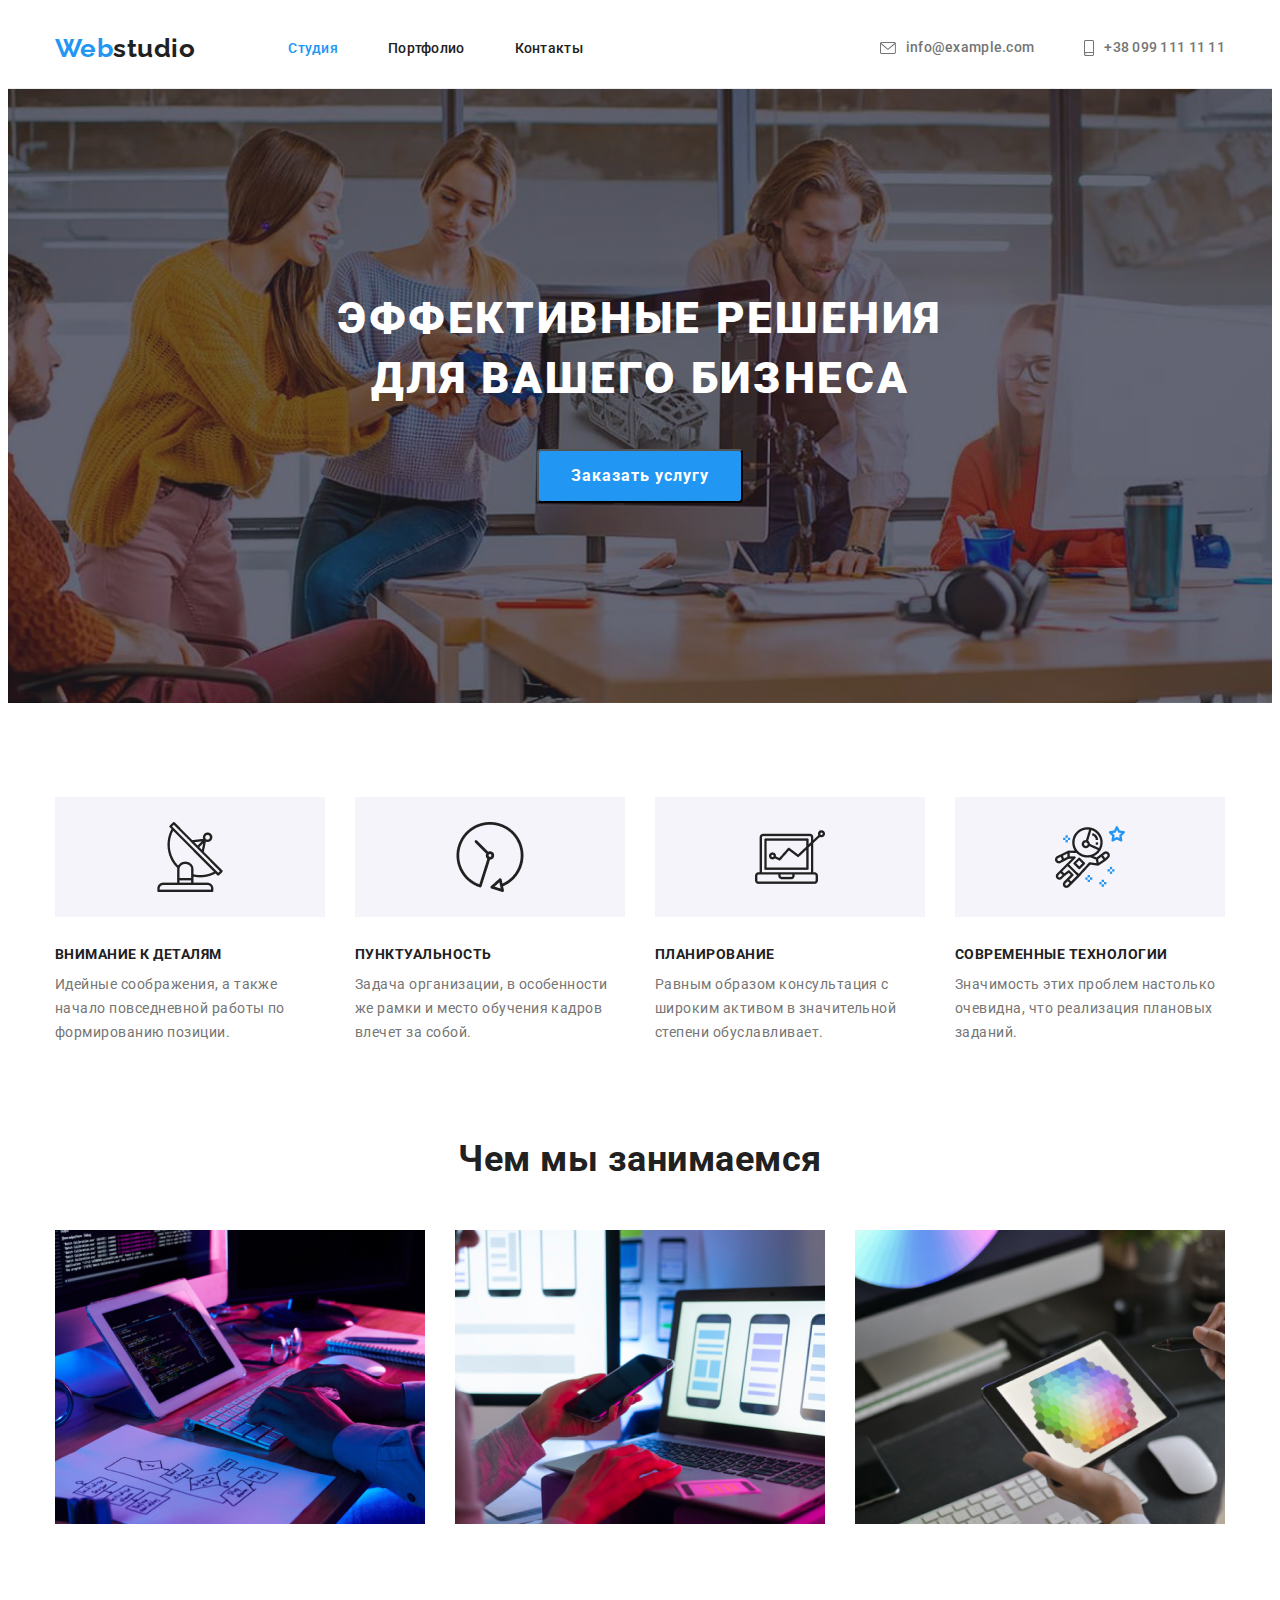
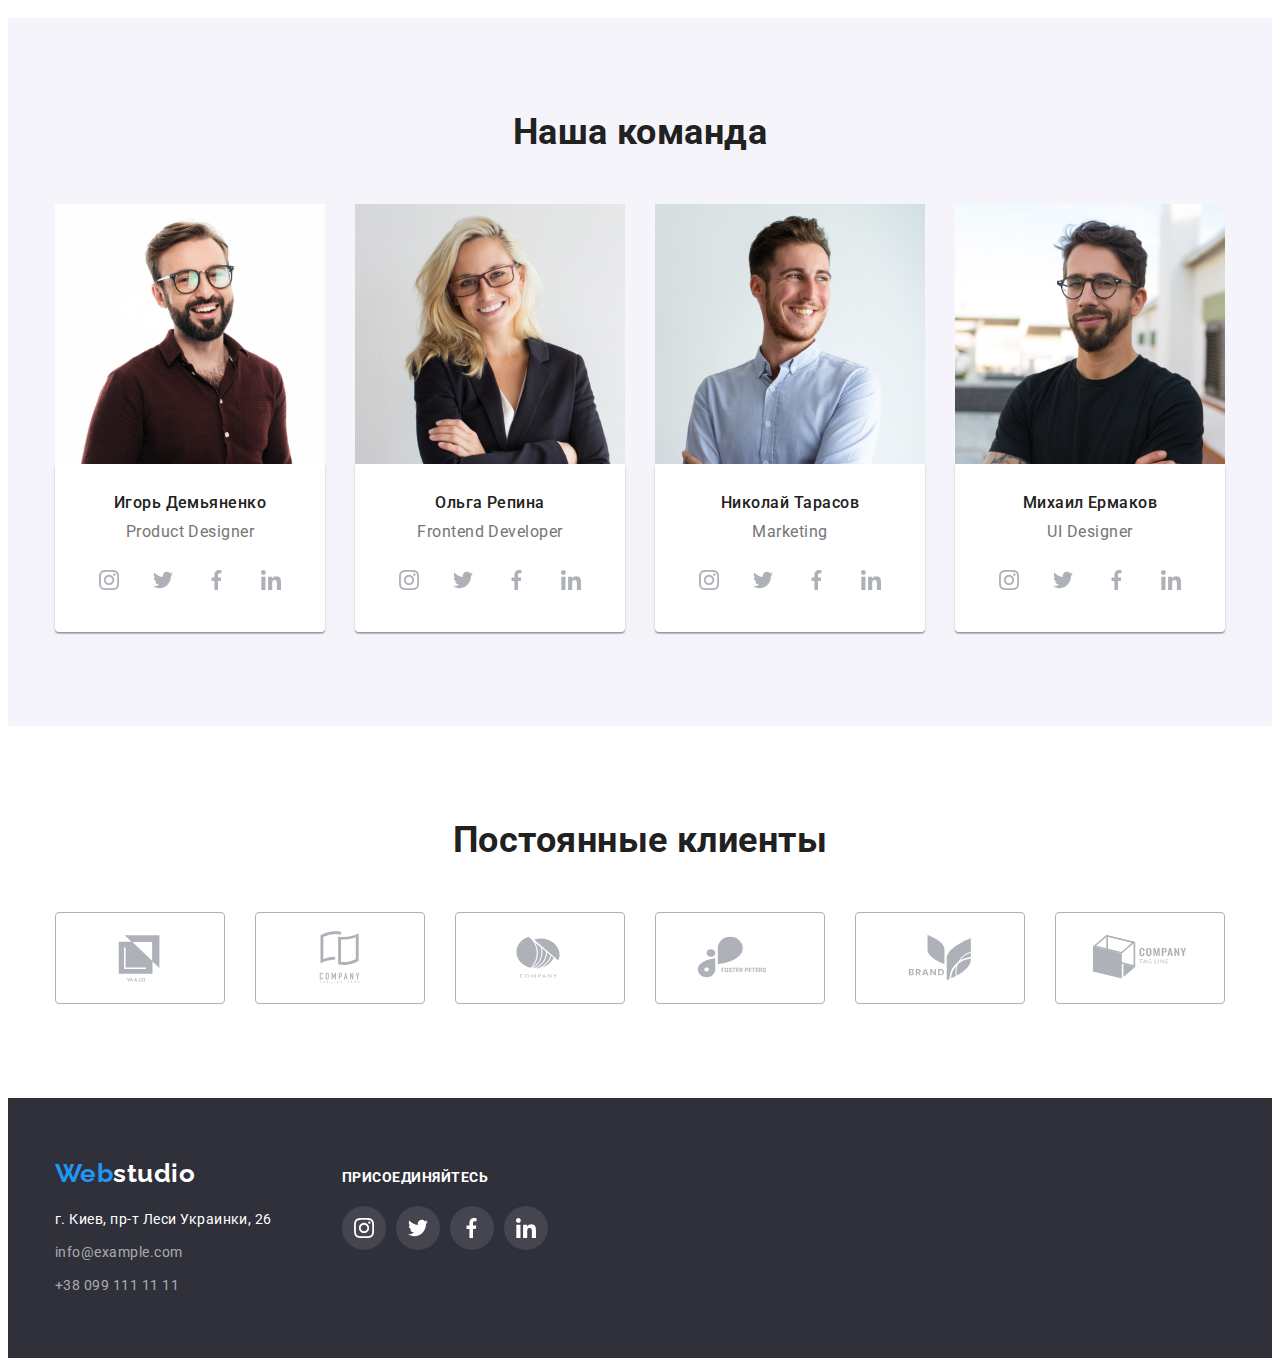
<file: index.html>
<!DOCTYPE html>
<html lang="ru">
  <head>
    <meta charset="UTF-8" />
    <meta http-equiv="X-UA-Compatible" content="IE=edge" />
    <meta name="viewport" content="width=device-width, initial-scale=1.0" />
    <title>Document</title>
    <link rel="preconnect" href="https://fonts.googleapis.com" />
    <link rel="preconnect" href="https://fonts.gstatic.com" crossorigin />
    <link
      href="https://fonts.googleapis.com/css2?family=Raleway:wght@700&family=Roboto:wght@400;500;700;900&display=swap"
      rel="stylesheet"
    />
    <link
      rel="stylesheet"
      href="https://cdnjs.cloudflare.com/ajax/libs/modern-normalize/1.1.0/modern-normalize.min.css"
      integrity="sha512-wpPYUAdjBVSE4KJnH1VR1HeZfpl1ub8YT/NKx4PuQ5NmX2tKuGu6U/JRp5y+Y8XG2tV+wKQpNHVUX03MfMFn9Q=="
      crossorigin="anonymous"
      referrerpolicy="no-referrer"
    />
    <link rel="stylesheet" href="./css/styles.css" />
  </head>
  <body>
    <!-- шапка сайта -->
    <header>
      <div class="container main-nav">
        <a href="./index.html" class="logo"
          >Web<span class="accent">studio</span></a
        >
        <ul class="site-nav list">
          <li class="item"><a href="./index.html" class="link current">Студия</a></li>
          <li class="item">
            <a href="./portfolio.html" class="link">Портфолио</a>
          </li>
          <li class="item"><a href="" class="link">Контакты</a></li>
        </ul>
        <ul class="contact list">
          
          <li class="item">
            <a href="mailto:info@example.com" class="contact contact-mail"
              ><svg class="mail-icon" width="16px" height="12px">
                <use href="images/sprite.svg#icon-envelope"></svg>info@example.com</a
            >
          </li>
          <li class="item">
            <a href="tel:+380991111111" class="contact contact-tel"><svg class="tel-icon" width="10px" height="16px">
              <use href="images/sprite.svg#icon-smartphone"></svg>+38 099 111 11 11</a>
          </li>
        </ul>
      </div>
    </header>
    <main>
      <!-- Hero -->
      <section class="hero">
        <h1 class="hero-title">
          Эффективные решения <br />
          для вашего бизнеса
        </h1>
        <button type="button" class="button primary">Заказать услугу</button>
      </section>
      <!-- Features -->
      <section class="section no-padding">
        <div class="container features">
          <h2 class="section-title feature visually-hidden">Особенности</h2>
          <ul class="feature-list list">
            <li class="item icon-vector">
              <h3 class="title">Внимание к деталям</h3>
              <p class="text">
                Идейные соображения, а также начало повседневной работы по
                формированию позиции.
              </p>
            </li>
            <li class="item icon-clock">
              <h3 class="title">Пунктуальность</h3>
              <p class="text">
                Задача организации, в особенности же рамки и место обучения
                кадров влечет за собой.
              </p>
            </li>
            <li class="item icon-diagramm">
              <h3 class="title">Планирование</h3>
              <p class="text">
                Равным образом консультация с широким активом в значительной
                степени обуславливает.
              </p>
            </li>
            <li class="item icon-astronaut">
              <h3 class="title">Современные технологии</h3>
              <p class="text">
                Значимость этих проблем настолько очевидна, что реализация
                плановых заданий.
              </p>
            </li>
          </ul>
        </div>
      </section>
      <!-- Work -->
      <section class="section">
        <div class="container">
          <h2 class="section-title">Чем мы занимаемся</h2>
          <ul class="work-list list">
            <li class="item">
              <a href=""
                ><img src="./images/img.jpg" alt="компьютер" width="370"
              /></a>
            </li>
            <li class="item">
              <a href=""
                ><img src="./images/img2.jpg" alt="компьютер" width="370"
              /></a>
            </li>
            <li class="item">
              <a href=""
                ><img src="./images/img3.jpg" alt="планшет" width="370"
              /></a>
            </li>
          </ul>
        </div>
      </section>
      <!-- team -->
      <section class="section team">
        <div class="container">
          <h2 class="section-title">Наша команда</h2>
          <ul class="team-list list">
            <li class="item">
              <img
                src="./images/photo1.jpg"
                alt="фото Игоря Демьяненко"
                width="270"/>
                              
              <div class="team-box">
                <h3 class="title">Игорь Демьяненко</h3>
                <p class="text">Product Designer</p>
                <ul class="team-social social-list list">
                                  <li class="social-item">
                    <a href="" class="social-link"> 
                      <svg class="social-icon" width="20px" height="20px">
                        <use href="images/sprite.svg#icon-instagram"></svg></a>
                  </li>
                  <li class="social-item">
                    <a href="" class="social-link"> 
                      <svg class="social-icon" width="20px" height="20px">
                        <use href="images/sprite.svg#icon-twitter"></svg></a>
                  </li>
                  <li class="social-item">
                    <a href="" class="social-link"> 
                      <svg class="social-icon" width="20px" height="20px">
                        <use href="images/sprite.svg#icon-facebook"></svg></a>
                  </li>
                  <li class="social-item">
                    <a href="" class="social-link"> 
                      <svg class="social-icon" width="20px" height="20px">
                        <use href="images/sprite.svg#icon-linkedin"></svg></a>
                  </li>
                </ul>
              </div>
            </li>
            <li class="item">
              <img
                src="./images/photo2.jpg"
                alt="фото Ольги Репиной"
                width="270"
              />
              <div class="team-box">
                <h3 class="title">Ольга Репина</h3>
                <p class="text">Frontend Developer</p>
                <ul class="team-social social-list list">
                  <li class="social-item">
    <a href="" class="social-link"> 
      <svg class="social-icon" width="20px" height="20px">
        <use href="images/sprite.svg#icon-instagram"></svg></a>
  </li>
  <li class="social-item">
    <a href="" class="social-link"> 
      <svg class="social-icon" width="20px" height="20px">
        <use href="images/sprite.svg#icon-twitter"></svg></a>
  </li>
  <li class="social-item">
    <a href="" class="social-link"> 
      <svg class="social-icon" width="20px" height="20px">
        <use href="images/sprite.svg#icon-facebook"></svg></a>
  </li>
  <li class="social-item">
    <a href="" class="social-link"> 
      <svg class="social-icon" width="20px" height="20px">
        <use href="images/sprite.svg#icon-linkedin"></svg></a>
  </li>
</ul>
              </div>
            </li>
            <li class="item">
              <img
                src="./images/photo3.jpg"
                alt="фото Николая Тарасова"
                width="270"
              />
              <div class="team-box">
                <h3 class="title">Николай Тарасов</h3>
                <p class="text">Marketing</p>
                <ul class="team-social social-list list">
                  <li class="social-item">
    <a href="" class="social-link"> 
      <svg class="social-icon" width="20px" height="20px">
        <use href="images/sprite.svg#icon-instagram"></svg></a>
  </li>
  <li class="social-item">
    <a href="" class="social-link"> 
      <svg class="social-icon" width="20px" height="20px">
        <use href="images/sprite.svg#icon-twitter"></svg></a>
  </li>
  <li class="social-item">
    <a href="" class="social-link"> 
      <svg class="social-icon" width="20px" height="20px">
        <use href="images/sprite.svg#icon-facebook"></svg></a>
  </li>
  <li class="social-item">
    <a href="" class="social-link"> 
      <svg class="social-icon" width="20px" height="20px">
        <use href="images/sprite.svg#icon-linkedin"></svg></a>
  </li>
</ul>
              </div>
            </li>
            <li class="item">
              <img
                src="./images/photo4.jpg"
                alt="фото Михаила Ермакова"
                width="270"
              />
              <div class="team-box">
                <h3 class="title">Михаил Ермаков</h3>
                <p class="text">UI Designer</p>
                <ul class="team-social social-list list">
                  <li class="social-item">
    <a href="" class="social-link"> 
      <svg class="social-icon" width="20px" height="20px">
        <use href="images/sprite.svg#icon-instagram"></svg></a>
  </li>
  <li class="social-item">
    <a href="" class="social-link"> 
      <svg class="social-icon" width="20px" height="20px">
        <use href="images/sprite.svg#icon-twitter"></svg></a>
  </li>
  <li class="social-item">
    <a href="" class="social-link"> 
      <svg class="social-icon" width="20px" height="20px">
        <use href="images/sprite.svg#icon-facebook"></svg></a>
  </li>
  <li class="social-item">
    <a href="" class="social-link"> 
      <svg class="social-icon" width="20px" height="20px">
        <use href="images/sprite.svg#icon-linkedin"></svg></a>
  </li>
</ul>
              </div>
            </li>
          </ul>
        </div>
      </section>
      <!-- Clients -->
      <section class="section">
        <div class="container">
          <h2 class="section-title">Постоянные клиенты</h2>
          <ul class="clients-list list">
            <li class="clients-item">
              <div class="clients-box">
              <a href="" class="clients-link">
                <svg class="clients-icon" >
                  <use href="images/sprite.svg#icon-logo-1"></svg>
              </a>
            </div>
            </li>
            <li class="clients-item">
              <div class="clients-box">
              <a href="" class="clients-link">
                <svg class="clients-icon">
                  <use href="images/sprite.svg#icon-logo-2"></svg>
              </a>
            </div>
            </li>
            <li class="clients-item">
              <div class="clients-box">
              <a href="" class="clients-link">
                <svg class="clients-icon">
                  <use href="images/sprite.svg#icon-logo-3"></svg>
              </a>
            </div>
            </li>
            <li class="clients-item">
              <div class="clients-box">
              <a href="" class="clients-link">
                <svg class="clients-icon">
                  <use href="images/sprite.svg#icon-logo-4"></svg>
              </a>
            </div>
            </li>
            <li class="clients-item">
              <div class="clients-box">
              <a href="" class="clients-link">
                <svg class="clients-icon">
                  <use href="images/sprite.svg#icon-logo-5"></svg>
              </a>
            </div>
            </li>
            <li class="clients-item">
              <div class="clients-box">
              <a href="" class="clients-link">
                <svg class="clients-icon">
                  <use href="images/sprite.svg#icon-logo-6"></svg>
              </a>
            </div>
            </li>
          </ul>
        </div>
      </section>
    </main>

    <!-- Footer -->
    <footer class="footer">
      <div class="container container-footer">
        <div class="footer-left">
            <a href="./index.html" class="logo"
        >Web<span class="accent footer">studio</span></a
      >
      <address class="address">г. Киев, пр-т Леси Украинки, 26</address>

      <a href="mailto:info@example.com" class="address link"
        >info@example.com</a
      >
      <a href="tel:+380991111111" class="address link">+38 099 111 11 11</a>
    </div>
   <div class="footer-right">
      <p class="join">присоединяйтесь </p>
      <ul class="team-social social-list list">
        <li class="social-item">
<a href="" class="social-link link-footer"> 
<svg class="social-icon icon-footer" width="20px" height="20px">
<use href="images/sprite.svg#icon-instagram"></svg></a>
</li>
<li class="social-item">
<a href="" class="social-link link-footer"> 
<svg class="social-icon icon-footer" width="20px" height="20px">
<use href="images/sprite.svg#icon-twitter"></svg></a>
</li>
<li class="social-item">
<a href="" class="social-link link-footer"> 
<svg class="social-icon icon-footer" width="20px" height="20px">
<use href="images/sprite.svg#icon-facebook"></svg></a>
</li>
<li class="social-item">
<a href="" class="social-link link-footer"> 
<svg class="social-icon icon-footer" width="20px" height="20px">
<use href="images/sprite.svg#icon-linkedin"></svg></a>
</li>
</ul>
    </div> 
  </div>
</footer>
  </body>
</html>
</file>
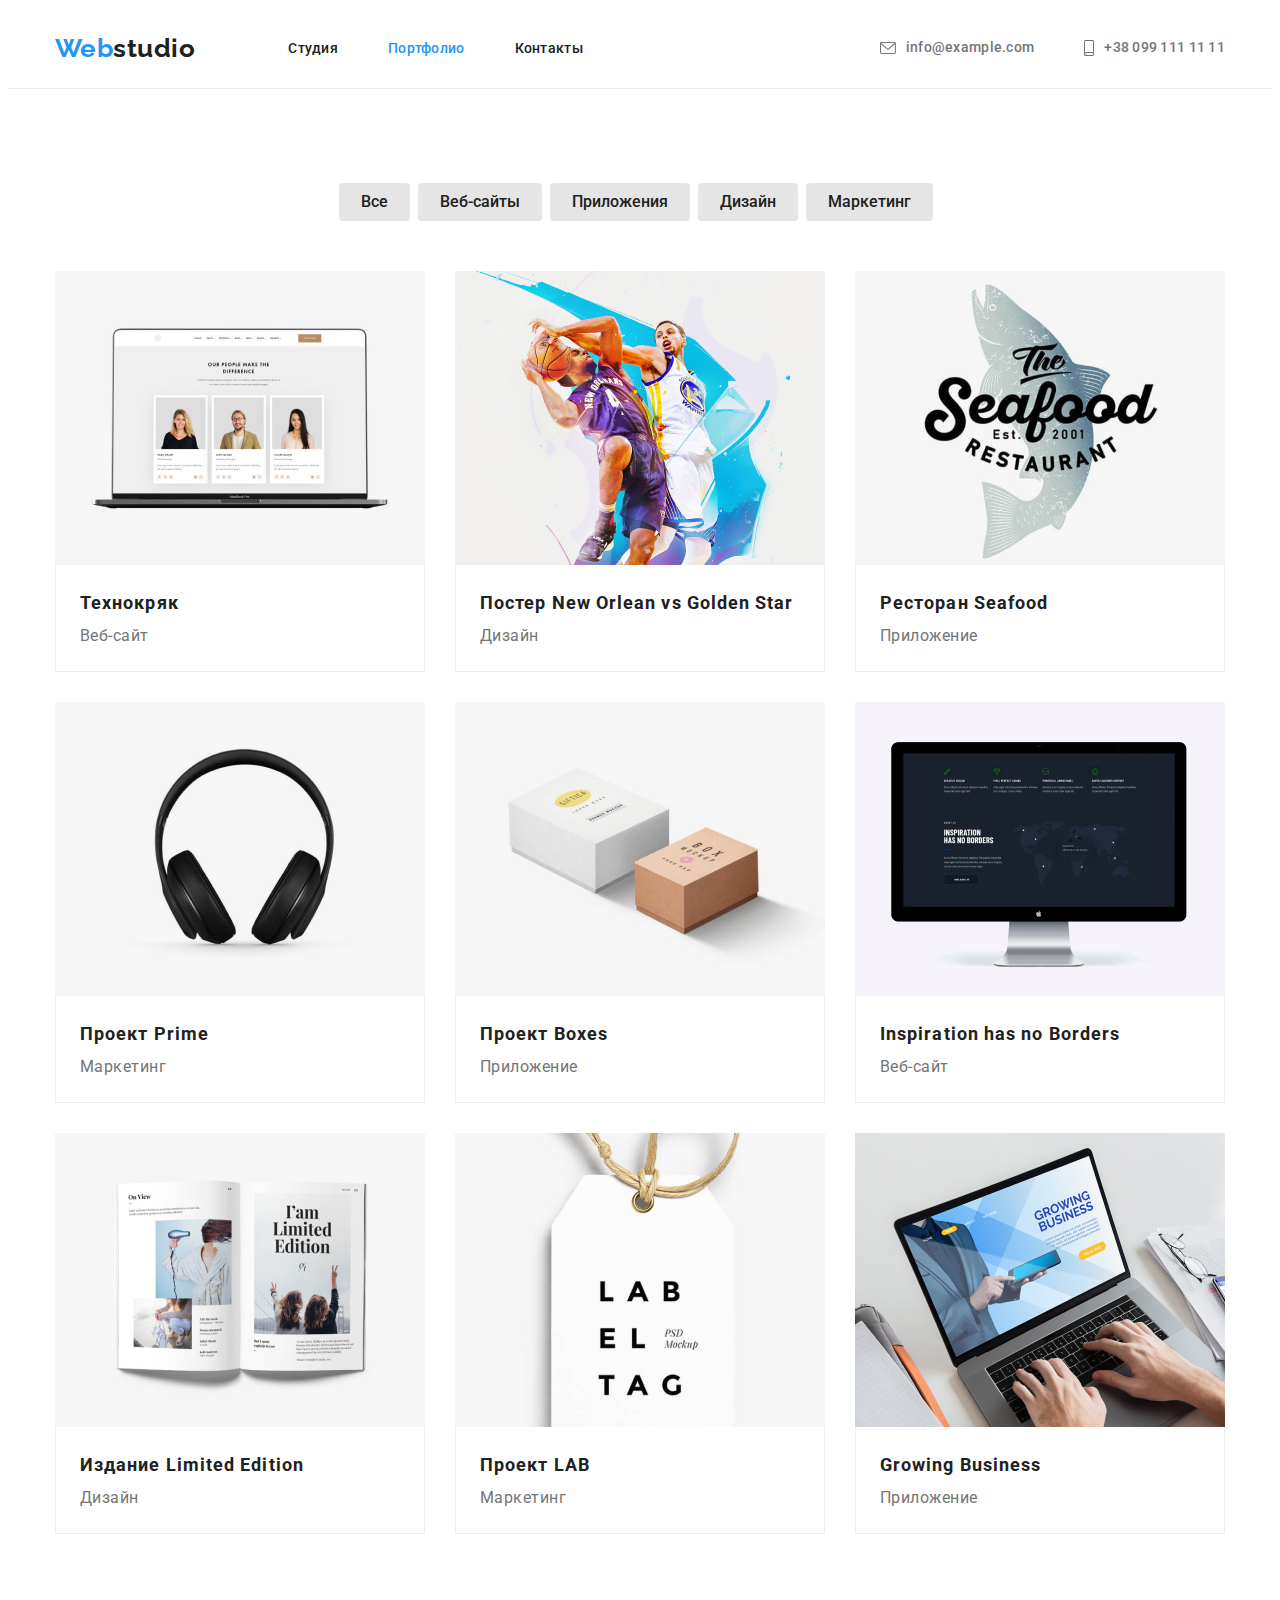
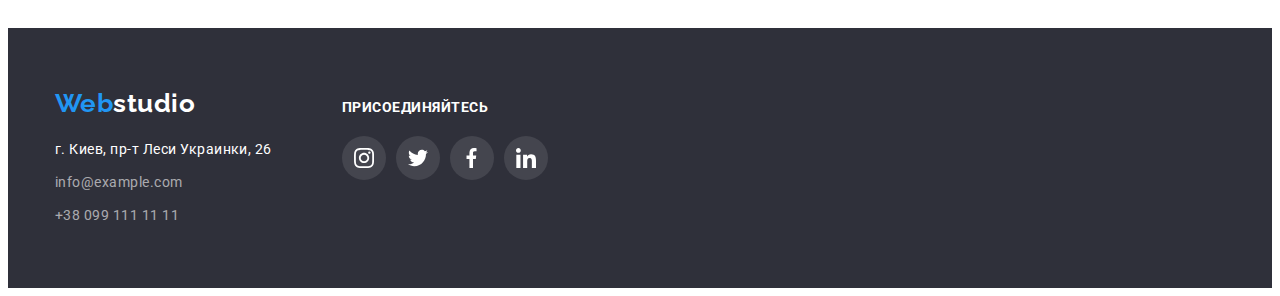
<file: portfolio.html>
<!DOCTYPE html>
<html lang="ru">
  <head>
    <meta charset="UTF-8" />
    <meta http-equiv="X-UA-Compatible" content="IE=edge" />
    <meta name="viewport" content="width=device-width, initial-scale=1.0" />
    <title>Document</title>
    <link rel="preconnect" href="https://fonts.googleapis.com" />
    <link rel="preconnect" href="https://fonts.gstatic.com" crossorigin />
    <link
      href="https://fonts.googleapis.com/css2?family=Raleway:wght@700&family=Roboto:wght@400;500;700;900&display=swap"
      rel="stylesheet"
    />
    <link
      rel="stylesheet"
      href="https://cdnjs.cloudflare.com/ajax/libs/modern-normalize/1.1.0/modern-normalize.min.css"
      integrity="sha512-wpPYUAdjBVSE4KJnH1VR1HeZfpl1ub8YT/NKx4PuQ5NmX2tKuGu6U/JRp5y+Y8XG2tV+wKQpNHVUX03MfMFn9Q=="
      crossorigin="anonymous"
      referrerpolicy="no-referrer"
    />
    <link rel="stylesheet" href="./css/styles.css" />
  </head>
  <body>
    <header>
      <div class="container main-nav">
        <a href="./index.html" class="logo"
          >Web<span class="accent">studio</span></a
        >
        <ul class="site-nav list">
          <li class="item"><a href="./index.html" class="link">Студия</a></li>
          <li class="item">
            <a href="./portfolio.html" class="link current">Портфолио</a>
          </li>
          <li class="item"><a href="" class="link">Контакты</a></li>
        </ul>
        <ul class="contact list">
          
          <li class="item">
            <a href="mailto:info@example.com" class="contact contact-mail"
              ><svg class="mail-icon" width="16px" height="12px">
                <use href="images/sprite.svg#icon-envelope"></svg>info@example.com</a
            >
          </li>
          <li class="item">
            <a href="tel:+380991111111" class="contact contact-tel"><svg class="tel-icon" width="10px" height="16px">
              <use href="images/sprite.svg#icon-smartphone"></svg>+38 099 111 11 11</a>
          </li>
        </ul>
      </div>
    </header>
    <main>
      
      <section class="section">
        <div class="container">
        <h1 class="portfolio-title visually-hidden">Портфолио</h1>
                <ul class="button-list list">
          <li class="item"><button type="button" class="button secondary">Все</button></li>
          <li class="item">
            <button type="button" class="button secondary">Веб-сайты</button>
          </li>
          <li class="item">
            <button type="button" class="button secondary">Приложения</button>
          </li>
          <li class="item">
            <button type="button" class="button secondary">Дизайн</button>
          </li>
          <li class="item">
            <button type="button" class="button secondary">Маркетинг</button>
          </li>
        </ul>
      </div>
        <div class="container">
        <ul class="portfolio-list list">
          <li class="item portfolio-card">
            <a href="" class="link"
              ><img
                src="./images/websites.jpg"
                alt="изображение Веб-сайта"
                width="370"
              />
              <div class="box">
              <h2 class="title">Технокряк</h2>
              <p class="text">Веб-сайт</p></a
              >
          </div>
          </li>
          <li class="item portfolio-card">
            <a href="" class="link"
              ><img
                src="./images/poster.jpg"
                alt="изображение постера"
                width="370"
              />
              <div class="box">
              <h2 class="title">Постер New Orlean vs Golden Star</h2>
              <p class="text">Дизайн</p></a
            >
          </div>
          </li>
          <li class="item portfolio-card">
            <a href="" class="link"
              ><img
                src="./images/restaurant.jpg"
                alt="изображение приложения"
                width="370"
              /><div class="box">
              <h2 class="title">Ресторан Seafood</h2>
              <p class="text">Приложение</p></a
            >
          </div>
          </li>
          <li class="item portfolio-card">
            <a href="" class="link"
              ><img src="./images/headphones.jpg" alt="наушники" width="370" />
              <div class="box">
              <h2 class="title">Проект Prime</h2>
              <p class="text">Маркетинг</p></a
            >
          </div>
          </li>
          <li class="item portfolio-card">
            <a href="" class="link"
              ><img
                src="./images/boxes.jpg"
                alt="изображение коробок"
                width="370"
              />
              <div class="box">
              <h2 class="title">Проект Boxes</h2>
              <p class="text">Приложение</p></a
            >
          </div>
          </li>
          <li class="item portfolio-card">
            <a href="" class="link"
              ><img src="./images/monitor.jpg" alt="монитор" width="370" />
              <div class="box">
              <h2 class="title">Inspiration has no Borders</h2>
              <p class="text">Веб-сайт</p></a
            >
          </div>
          </li>
          <li class="item portfolio-card">
            <a href="" class="link"
              ><img src="./images/magazine.jpg" alt="журнал" width="370" />
              <div class="box">
              <h2 class="title">Издание Limited Edition</h2>
              <p class="text">Дизайн</p></a
            >
          </div>
          </li>
          <li class="item portfolio-card">
            <a href="" class="link"
              ><img src="./images/label.jpg" alt="лейб" width="370" />
              <div class="box">
              <h2 class="title">Проект LAB</h2>
              <p class="text">Маркетинг</p></a
            >
          </div>
          </li>
          <li class="item portfolio-card">
            <a href="" class="link"
              ><img src="./images/notebook.jpg" alt="ноутбук" width="370" />
              <div class="box">
              <h2 class="title">Growing Business</h2>
              <p class="text">Приложение</p></a
            >
          </div>
          </li>
        </ul>
      </div>
      </section>
    </main>
    <!-- Footer -->
    <footer class="footer">
      <div class="container container-footer">
        <div class="footer-left">
            <a href="./index.html" class="logo"
        >Web<span class="accent footer">studio</span></a
      >
      <address class="address">г. Киев, пр-т Леси Украинки, 26</address>

      <a href="mailto:info@example.com" class="address link"
        >info@example.com</a
      >
      <a href="tel:+380991111111" class="address link">+38 099 111 11 11</a>
    </div>
   <div class="footer-right">
      <p class="join">присоединяйтесь </p>
      <ul class="team-social social-list list">
        <li class="social-item">
<a href="" class="social-link link-footer"> 
<svg class="social-icon icon-footer" width="20px" height="20px">
<use href="images/sprite.svg#icon-instagram"></svg></a>
</li>
<li class="social-item">
<a href="" class="social-link link-footer"> 
<svg class="social-icon icon-footer" width="20px" height="20px">
<use href="images/sprite.svg#icon-twitter"></svg></a>
</li>
<li class="social-item">
<a href="" class="social-link link-footer"> 
<svg class="social-icon icon-footer" width="20px" height="20px">
<use href="images/sprite.svg#icon-facebook"></svg></a>
</li>
<li class="social-item">
<a href="" class="social-link link-footer"> 
<svg class="social-icon icon-footer" width="20px" height="20px">
<use href="images/sprite.svg#icon-linkedin"></svg></a>
</li>
</ul>
    </div> 
  </div>
</footer>
  </body>
</html>
</file>
<file: css/styles.css>
:root {
  --primary-text-color: #757575;
  --title-text-color: #212121;
  --accent-color: #2196f3;
  --primary-bg-color: #ffffff;
  --secondary-br-color: #e5e5e5;
}

/* цвет навигации #212121; */
/* цвет акцента навигации #2196F3; */
/* цвет контактов без акцента #757575 */
/* основной цвет текста #757575 */
/* цвет заголовков #212121; */
/* вторичный цвет фона #2F303A; */
body {
  color: var(--primary-text-color);
  background-color: var(--primary-bg-color);
  font-family: Roboto, sans-serif;
  font-weight: 400;
  letter-spacing: 0.03em;
}

.logo {
  padding-top: 0px;
  padding-bottom: 0px;
  color: var(--accent-color);
  font-family: Raleway, sans-serif;
  font-size: 26px;
  line-height: 1.17;
  font-weight: 700;
  text-decoration: none;
}

.accent {
  color: var(--title-text-color);
}

.list {
  list-style: none;
  padding: 0;
  margin: 0;
}

header {
  border-bottom: 1px solid #ECECEC;
}

/* site-nav */
.main-nav {
  display: flex;
  align-items: center;

}

.site-nav {
  display: flex;
  margin-left: 93px;
}

.site-nav .item+.item {
  margin-left: 50px;
}

.site-nav .link {
  display: block;
  padding-top: 32px;
  padding-bottom: 32px;
  color: var(--title-text-color);
  font-size: 14px;
  line-height: 1.17;
  font-weight: 500;
  letter-spacing: 0.02em;
  text-decoration: none;
}

.site-nav .link:hover,
.site-nav .link:focus {
  color: var(--accent-color);
}

.site-nav .link.current {
  color: var(--accent-color);
}

.contact.list {
  display: flex;
  margin-left: auto;
}

.contact .item+.item {
  margin-left: 50px;
}

.contact {
  color: var(--primary-text-color);
  font-size: 14px;
  line-height: 1.7;
  font-weight: 500;
  letter-spacing: 0.02em;
  text-decoration: none;
  display: flex;
  justify-content: center;
  align-items: center;
}

.mail-icon {
  fill: var(--primary-text-color);
  margin-right: 10px;
}

.contact-mail:focus .mail-icon,
.contact-mail:hover .mail-icon {
  fill: var(--accent-color);
}

.contact:focus,
.contact:hover {
  color: var(--accent-color);
}

.tel-icon {
  fill: var(--primary-text-color);
  margin-right: 10px;
}

.contact-tel:focus .tel-icon,
.contact-tel:hover .tel-icon {
  fill: var(--accent-color);
}

/* Hero */
.hero-title {
  margin-top: 0px;
  margin-bottom: 40px;

  color: #ffffff;
  font-size: 44px;
  font-weight: 900;
  line-height: 1.36;
  letter-spacing: 0.06em;
  text-transform: uppercase;
}

.hero {
  background-color: #2f303a;
  text-align: center;
  padding-top: 200px;
  padding-bottom: 200px;
  background-image: linear-gradient(rgba(47, 48, 58, 0.4), rgba(47, 48, 58, 0.4)), url(../images/hero.jpg);
  background-repeat: no-repeat;
  background-position: center;
  background-size: cover;
  max-width: 1600px;
  margin: 0 auto;
}

/* buttons */
.button {
  color: var(--primary-text-color);
  background: var(--primary-bg-color);
  font-family: inherit;
}

.button.primary {
  border-radius: 4px;
  padding: 10px 32px;
  min-width: 136px;
  text-align: center;
  color: var(--primary-bg-color);
  background-color: var(--accent-color);
  cursor: pointer;
  font-weight: 700;
  font-size: 16px;
  line-height: 1.87;
  letter-spacing: 0.06em;
}

.button.secondary {
  border-radius: 4px;
  padding: 6px 22px;
  color: var(--title-text-color);
  background-color: var(--secondary-br-color);
  font-weight: 500;
  font-size: 16px;
  line-height: 1.62;
  text-align: center;
  border: none;
}

.button.secondary:hover,
.button.secondary:focus {
  color: var(--primary-bg-color);
  background-color: var(--accent-color);
  box-shadow: 0px 3px 1px rgba(0, 0, 0, 0.1), 0px 1px 2px rgba(0, 0, 0, 0.08), 0px 2px 2px rgba(0, 0, 0, 0.12);
}

/* Features */
.section {
  padding-top: 94px;
  padding-bottom: 94px;
}

.section.no-padding {
  padding-bottom: 0px;
}

.section-title {
  margin-top: 0px;
  margin-bottom: 50px;
  color: var(--title-text-color);
  font-weight: 700;
  font-size: 36px;
  line-height: 1.16;
  text-align: center;

}

.section-title.feature {
  margin-top: 0px;
  margin-bottom: 0px;
}

.visually-hidden {
  position: absolute;
  width: 1px;
  height: 1px;
  margin: -1px;
  border: 0;
  padding: 0;
  white-space: nowrap;
  clip-path: inset(100%);
  clip: rect(0 0 0 0);
  overflow: hidden;
}

.feature-list {
  display: flex;
}

.feature-list .item {
  width: 270px;
  margin-right: 30px;
}

.feature-list .item:nth-child(4n) {
  margin-right: 0px;
}

.feature-list .item::before {
  content: "";
  display: block;
  height: 120px;
  margin-bottom: 30px;
  background-color:
    #F5F4FA;
  background-repeat: no-repeat;
  background-position: center;
}

.icon-vector::before {
  background-image: url(../images/vector.png);
}

.icon-clock::before {
  background-image: url(../images/clock.png);
}

.icon-diagramm::before {
  background-image: url(../images/diagramm.png);
}

.icon-astronaut::before {
  background-image: url(../images/astronaut.png);
}

.feature-list .title {
  margin-top: 0px;
  margin-bottom: 10px;
  color: var(--title-text-color);
  font-weight: 700;
  font-size: 14px;
  line-height: 1.14;
  text-transform: uppercase;
}

.feature-list .text {
  margin-top: 0px;
  margin-bottom: 0px;
  color: var(--primary-text-color);
  font-size: 14px;
  line-height: 1.71;
}


/* works */
.work-list {
  display: flex;
}

.work-list .item {
  margin-right: 30px;
}

.work-list .item:nth-child(3n) {
  margin-right: 0px;
}

/* Team */
.team {
  background-color: #f5f4fa;
}

.team-list {
  display: flex;
}

.team-list .item {
  margin-right: 30px;
}

.team-list .item:nth-child(4n) {
  margin-right: 0px;
}

.team-list .title {
  margin-top: 0px;
  margin-bottom: 10px;
  color: var(--title-text-color);
  font-weight: 500;
  font-size: 16px;
  line-height: 1.18;
  text-align: center;
}

.team-list .text {
  margin-top: 0px;
  margin-bottom: 16px;
  font-size: 16px;
  line-height: 1.18;
  text-align: center;
}

.team-box {
  padding-top: 30px;
  padding-bottom: 30px;
  box-shadow: 0px 1px 3px rgba(0, 0, 0, 0.12), 0px 1px 1px rgba(0, 0, 0, 0.14), 0px 2px 1px rgba(0, 0, 0, 0.2);
  border-radius: 0px 0px 4px 4px;
  background-color: var(--primary-bg-color);
}

.social-list {
  display: flex;
  justify-content: center;
}

.social-item {
  width: 44px;
  height: 44px;
  margin-right: 10px;
  display: flex;
  justify-content: center;
  align-items: center;
}

.social-item:last-child {
  margin-right: 0px;
}

.social-link {
  width: 100%;
  height: 100%;
  display: block;
  display: flex;
  justify-content: center;
  align-items: center;
  border-radius: 50%;
}

.social-link:hover,
.social-link:focus {
  background-color: var(--accent-color);
}

.social-link:hover .social-icon,
.social-link:focus .social-icon {
  fill: var(--primary-bg-color);
}

.social-icon {
  fill: #afb1b8
}

/* clients */
.clients-list {
  display: flex;
}


.clients-link {
  width: 100%;
  height: 100%;
}

.clients-item {
    margin-right: 30px;
  }
  
.clients-link {
  display: block;
  border: 1px solid #AFB1B8;
  height: 92px;
  width: 170px;
  border-radius: 4px;
  display: flex;
  justify-content: center;
  align-items: center;
}

.clients-item:last-child {
  margin-right: 0px;
}

.clients-icon {
  width: 106px;
  height: 60px;
  fill: #AFB1B8
}

.clients-link:focus .clients-icon, 
.clients-link:hover .clients-icon {
  fill: var(--accent-color);
}

.clients-link:focus,
.clients-link:hover {
  border: 1px solid var(--accent-color);
}

/* portfolio */
.portfolio-list .title {
  margin-top: 0px;
  margin-bottom: 0px;
  color: var(--title-text-color);
  font-weight: 700;
  font-size: 18px;
  line-height: 2;
  letter-spacing: 0.06em;
}

.portfolio-list .text {
  margin-top: 0px;
  margin-bottom: 0px;
  color: var(--primary-text-color);
  font-size: 16px;
  line-height: 1.87;
}

.portfolio-list .link {
  text-decoration: none;
}

.footer {
  background-color: #2f303a;
  padding-top: 60px;
  padding-bottom: 60px;
}

.container-footer {
  display: flex;
  align-items: baseline
}


.footer-right {
  margin-left: 70px;
}

.join {
  text-transform: uppercase;
  font-weight: 700;
  font-size: 14px;
  line-height: 1.14;
  color: var(--primary-bg-color);
  margin-bottom: 20px;
  margin-top: 0px;
}

.social-link.footer:hover,
.social-link.footer:focus {
  background-color: var(--accent-color);
}

.social-link.footer:hover .social-icon,
.social-link.footer:focus .social-icon.footer {
  fill: var(--primary-bg-color);
}

.icon-footer {
  fill: #FFFFFF
}

.link-footer {
  background-color: rgba(255, 255, 255, 0.1);
}


.address {
  display: block;
  margin-top: 20px;
  color: var(--primary-bg-color);
  font-size: 14px;
  line-height: 1.71;
  font-style: normal;
}

.accent.footer {
  color: var(--primary-bg-color);
}

.address.link {
  display: block;
  margin-top: 9px;
  color: rgba(255, 255, 255, 0.6);
  text-decoration: none;
}

html {
  box-sizing: border-box;
}

*,
*::before,
*::after {
  box-sizing: inherit;
}

img {
  display: block;
}

.container {
  width: 1200px;
  padding-left: 15px;
  padding-right: 15px;
  margin-left: auto;
  margin-right: auto;

}

.button-list {
  display: flex;
  justify-content: center;
  margin-bottom: 50px;
}

.button-list .item {
  margin-right: 8px;
}

.button-list .item:nth-last-child(-n+5) {
  margin-bottom: 0px;
}

.portfolio-list {
  display: flex;
  flex-wrap: wrap;
  margin-right: -30px;
}

.portfolio-list .item {
  flex-basis: calc((100% - 2*30)/3);
  margin-right: 30px;
  margin-bottom: 30px;
}

.portfolio-title {
  margin-right: 0px;
  margin-bottom: 0px;

}

.portfolio-list .item:nth-child(3n) {
  margin-right: 0px;
}

.portfolio-list .item:nth-last-child(-n+3) {
  margin-bottom: 0px;
}

.box {
  border-left: 1px solid #EEEEEE;
  border-bottom: 1px solid #EEEEEE;
  border-right: 1px solid #EEEEEE;
  padding: 20px 24px;
}

.portfolio-card:focus,
.portfolio-card:hover {
  box-shadow: 0px 1px 1px rgba(0, 0, 0, 0.12), 0px 4px 4px rgba(0, 0, 0, 0.06), 1px 4px 6px rgba(0, 0, 0, 0.16);
}
</file>
